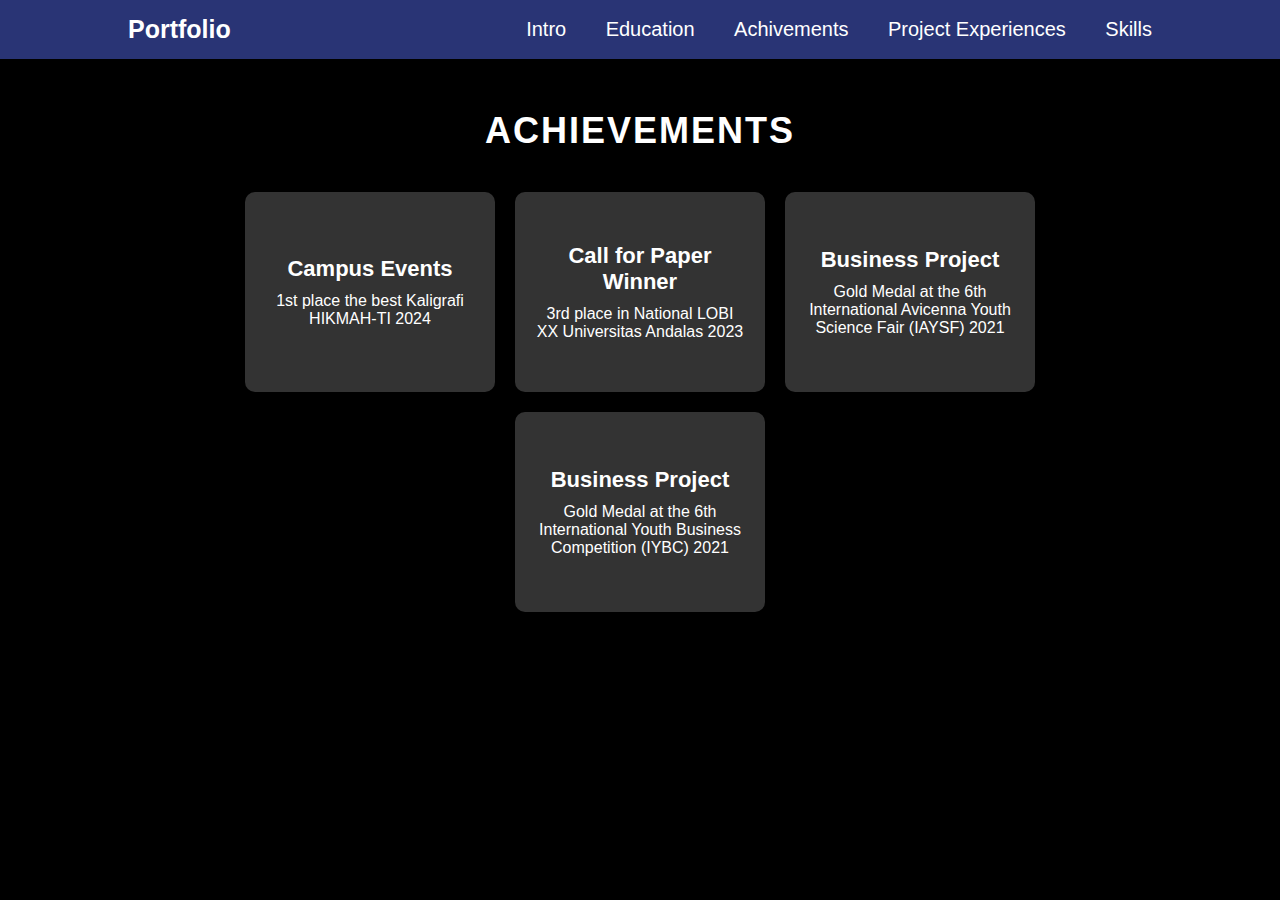
<file: achivement.html>
<!DOCTYPE html>
<html lang="en">
<head>
    <meta charset="UTF-8">
    <meta name="viewport" content="width=device-width, initial-scale=1.0">
    <title>Achivements</title>
    <link rel="stylesheet" href="style.css">
</head>
<body>
    <header class="header">
        <a href="#" class="logo">Portfolio</a>
        <nav class="navbar">
            <a href="index.html">Intro</a>
            <a href="educate.html">Education</a>
            <a href="achivement.html">Achivements</a>
            <a href="project.html">Project Experiences</a>
            <a href="skills.html">Skills</a>
        </nav>
    </header>
    <section class="achievement-section" id="achievement">
        <h2 class="section-title">Achievements</h2>
            <div class="achievement-container">
                <div class="achievement-card">
                    <h3>Campus Events</h3>
                    <p>1st place the best Kaligrafi HIKMAH-TI 2024</p>
                </div>
                <div class="achievement-card">
                    <h3>Call for Paper Winner</h3>
                    <p>3rd place in National LOBI XX Universitas Andalas 2023</p>
                </div>
                <div class="achievement-card">
                    <h3>Business Project</h3>
                    <p>Gold Medal at the 6th International Avicenna Youth Science Fair (IAYSF) 2021</p>
                </div>
                <div class="achievement-card">
                    <h3>Business Project</h3>
                    <p>Gold Medal at the 6th International Youth Business Competition (IYBC) 2021</p>
                </div>
            </div>
    </section>
</body>
</html>
</file>
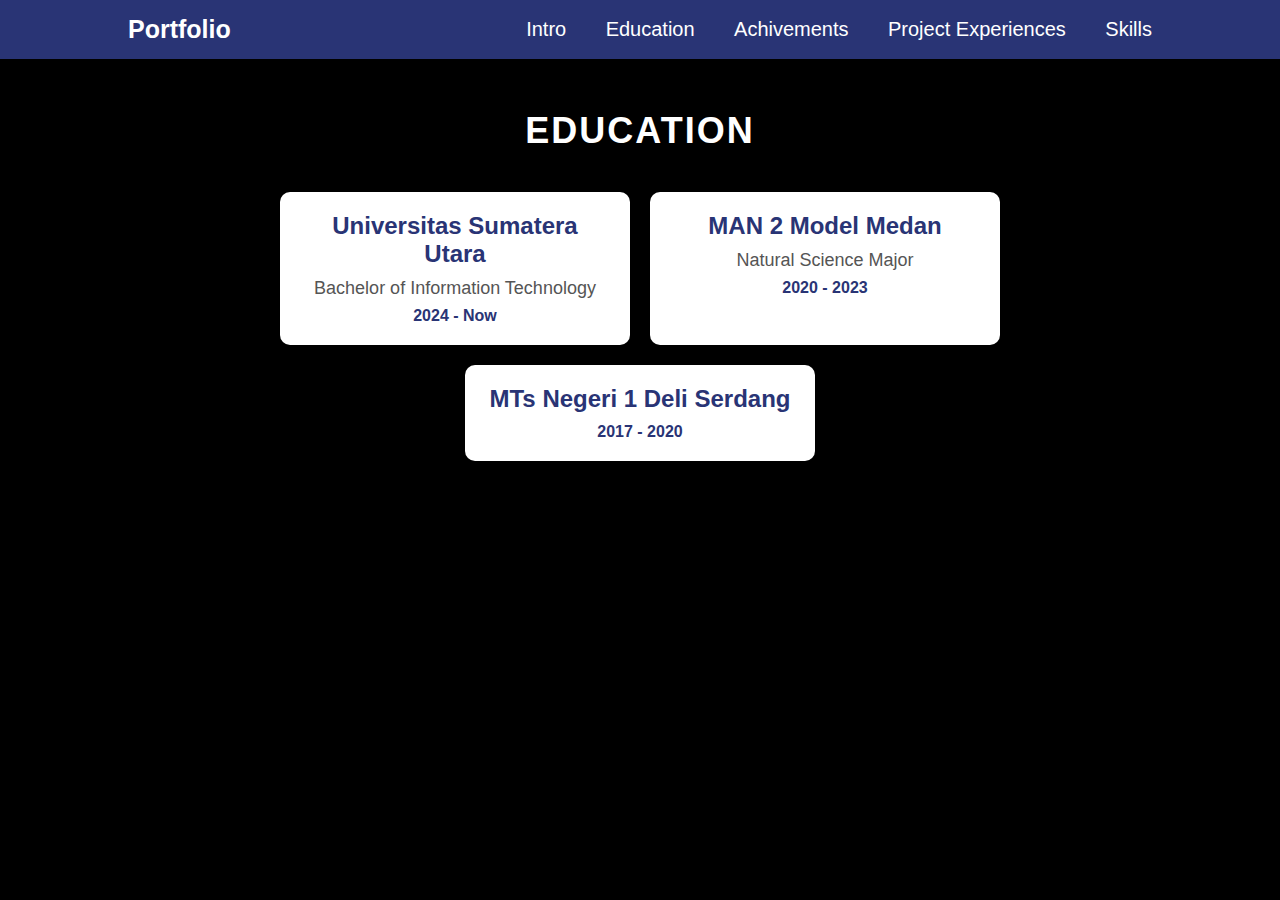
<file: educate.html>
<!DOCTYPE html>
<html lang="en">
<head>
    <meta charset="UTF-8">
    <meta name="viewport" content="width=device-width, initial-scale=1.0">
    <title>Education</title>
    <link rel="stylesheet" href="style.css">
</head>
<body>
    <header class="header">
        <a href="#" class="logo">Portfolio</a>
        <nav class="navbar">
            <a href="index.html">Intro</a>
            <a href="educate.html">Education</a>
            <a href="achivement.html">Achivements</a>
            <a href="project.html">Project Experiences</a>
            <a href="skills.html">Skills</a>
        </nav>
    </header>
    <section class="education-section" id="education">
        <h2 class="section-title">Education</h2>
        <div class="education-container">
            <div class="education-card">
                <h3>Universitas Sumatera Utara</h3>
                <p>Bachelor of Information Technology</p>
                <span>2024 - Now</span>
            </div>
            <div class="education-card">
                <h3>MAN 2 Model Medan</h3>
                <p>Natural Science Major</p>
                <span>2020 - 2023</span>
            </div>
            <div class="education-card">
                <h3>MTs Negeri 1 Deli Serdang</h3>
                <span>2017 - 2020</span>
            </div>
        </div>
    </section>
</body>
</html>
</file>
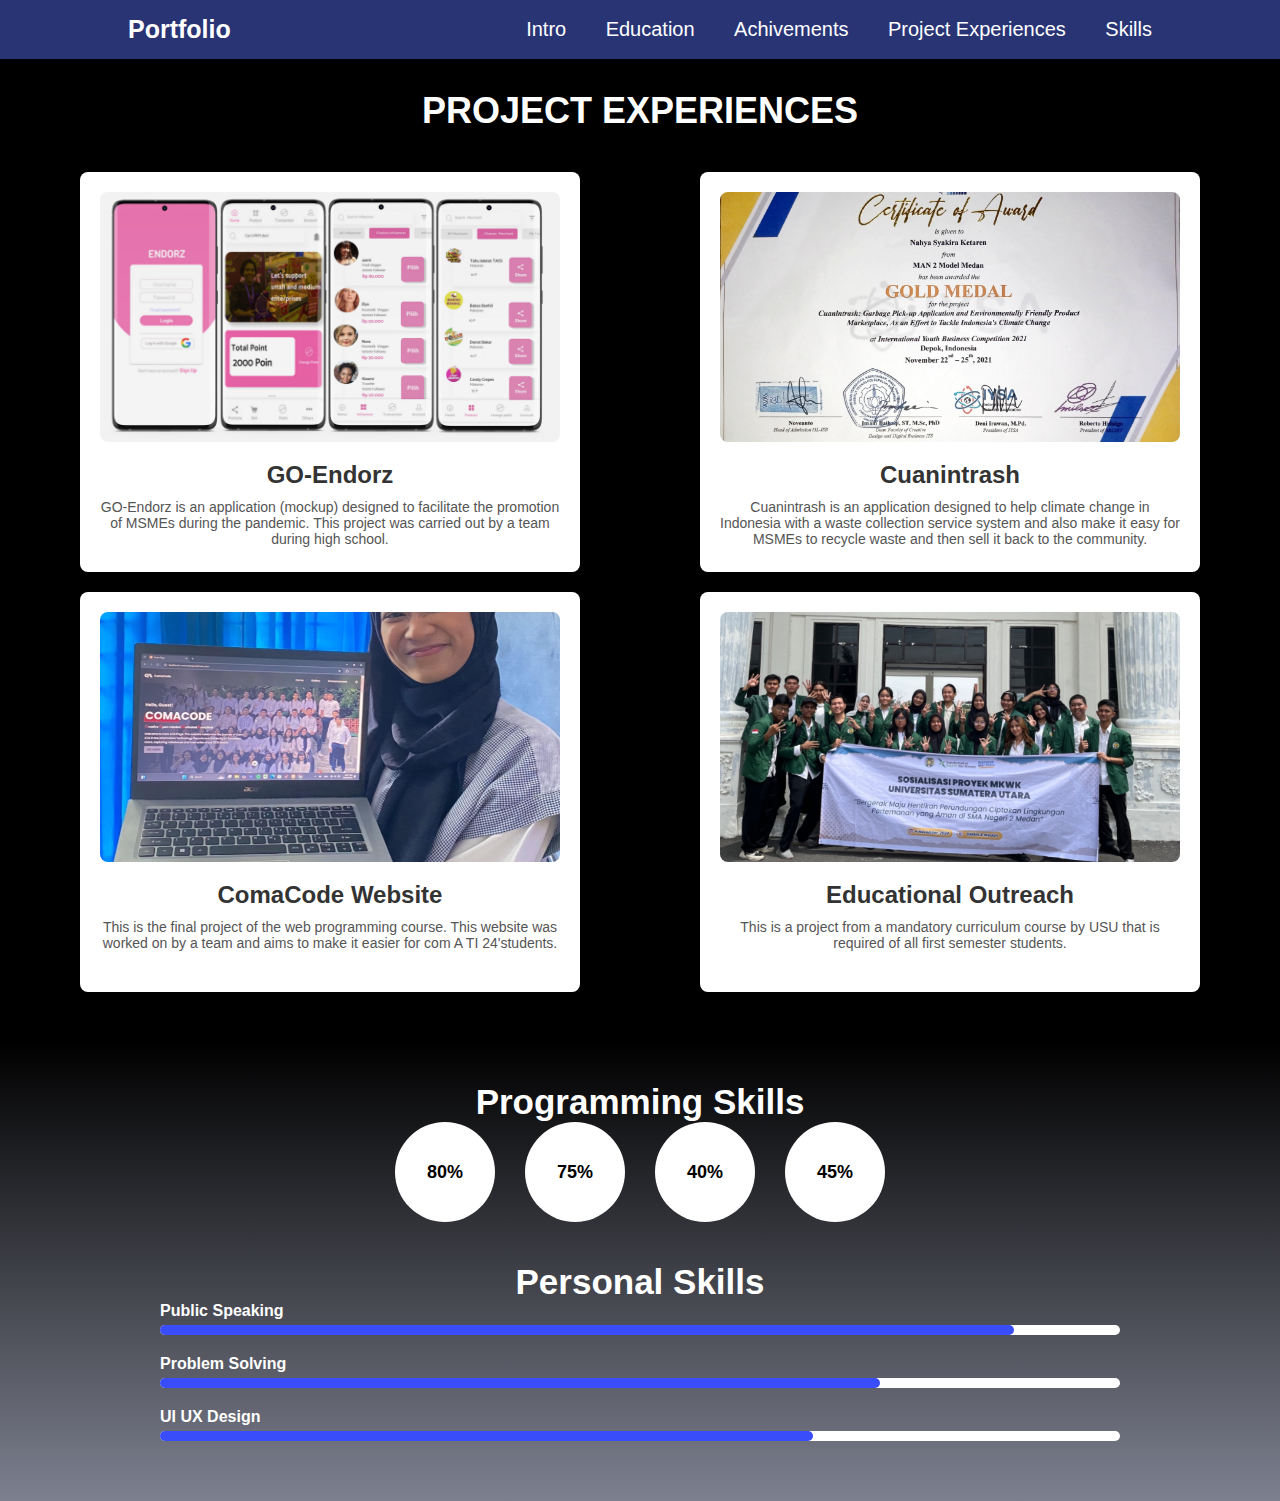
<file: project.html>
<!DOCTYPE html>
<html lang="en">
<head>
    <meta charset="UTF-8">
    <meta name="viewport" content="width=device-width, initial-scale=1.0">
    <title>Project Experience</title>
    <link rel="stylesheet" href="style.css">
</head>
<body>
    <header class="header">
        <a href="#" class="logo">Portfolio</a>
        <nav class="navbar">
            <a href="index.html">Intro</a>
            <a href="educate.html">Education</a>
            <a href="achivement.html">Achivements</a>
            <a href="project.html">Project Experiences</a>
            <a href="skills.html">Skills</a>
        </nav>
    </header>
    <section class="projects">
        <h2>PROJECT EXPERIENCES</h2>
        <div class="project-container">
          <div class="project">
            <img src="image/Go-Endorz.png" alt="Project 1" class="project-image">
            <h3>GO-Endorz</h3>
            <p>GO-Endorz is an application (mockup) designed to facilitate the promotion of MSMEs during the pandemic. This project was carried out by a team during high school.</p>
          </div>
          <div class="project">
            <img src="image/Nahya Syakira Ketaren IYBC 2021 certificate.jpg" alt="Project 2" class="project-image">
            <h3>Cuanintrash</h3>
            <p>Cuanintrash is an application designed to help climate change in Indonesia with a waste collection service system and also make it easy for MSMEs to recycle waste and then sell it back to the community.</p>
          </div>
          <div class="project">
            <img src="image/webcoma.jpg" alt="Project 3" class="project-image">
            <h3>ComaCode Website</h3>
            <p>This is the final project of the web programming course. This website was worked on by a team and aims to make it easier for com A TI 24'students.</p>
          </div>
          <div class="project">
            <img src="image/mkwk.jpg" alt="Project 3" class="project-image">
            <h3>Educational Outreach</h3>
            <p>This is a project from a mandatory curriculum course by USU that is required of all first semester students.</p>
          </div>
        </div>
    </section>
    <section class="skills-section">
        <h2>Programming Skills</h2>
         <!-- Skills Section -->
        <div class="skills-container">
          <!-- Circular Progress -->
          <div class="skill-circle">
            <h3><i class='bx bxl-html5'></i></h3>
            <div class="circle" data-percent="90">
              <span class="percentage">80%</span>
            </div>
          </div>
      
          <div class="skill-circle">
            <h3><i class='bx bxl-css3' ></i></h3>
            <div class="circle" data-percent="80">
              <span class="percentage">75%</span>
            </div>
          </div>
      
          <div class="skill-circle">
            <h3><i class='bx bxl-javascript' ></i></h3>
            <div class="circle" data-percent="75">
              <span class="percentage">40%</span>
            </div>
          </div>
    
          <div class="skill-circle">
            <h3><i class='bx bxl-c-plus-plus' ></i></h3>
            <div class="circle" data-percent="75">
              <span class="percentage">45%</span>
            </div>
          </div>
        </div>
      
        <h2>Personal Skills</h2>
        <!-- Bar Progress -->
        <div class="bar-container">
          <div class="skill-bar">
            <span>Public Speaking</span>
            <div class="bar"><div class="progress" style="width: 89%"></div></div>
          </div>
          <div class="skill-bar">
            <span>Problem Solving</span>
            <div class="bar"><div class="progress" style="width: 75%"></div></div>
          </div>
          <div class="skill-bar">
            <span>UI UX Design</span>
            <div class="bar"><div class="progress" style="width: 68%"></div></div>
          </div>
        </div>
      </section>
</body>
</html>
</file>
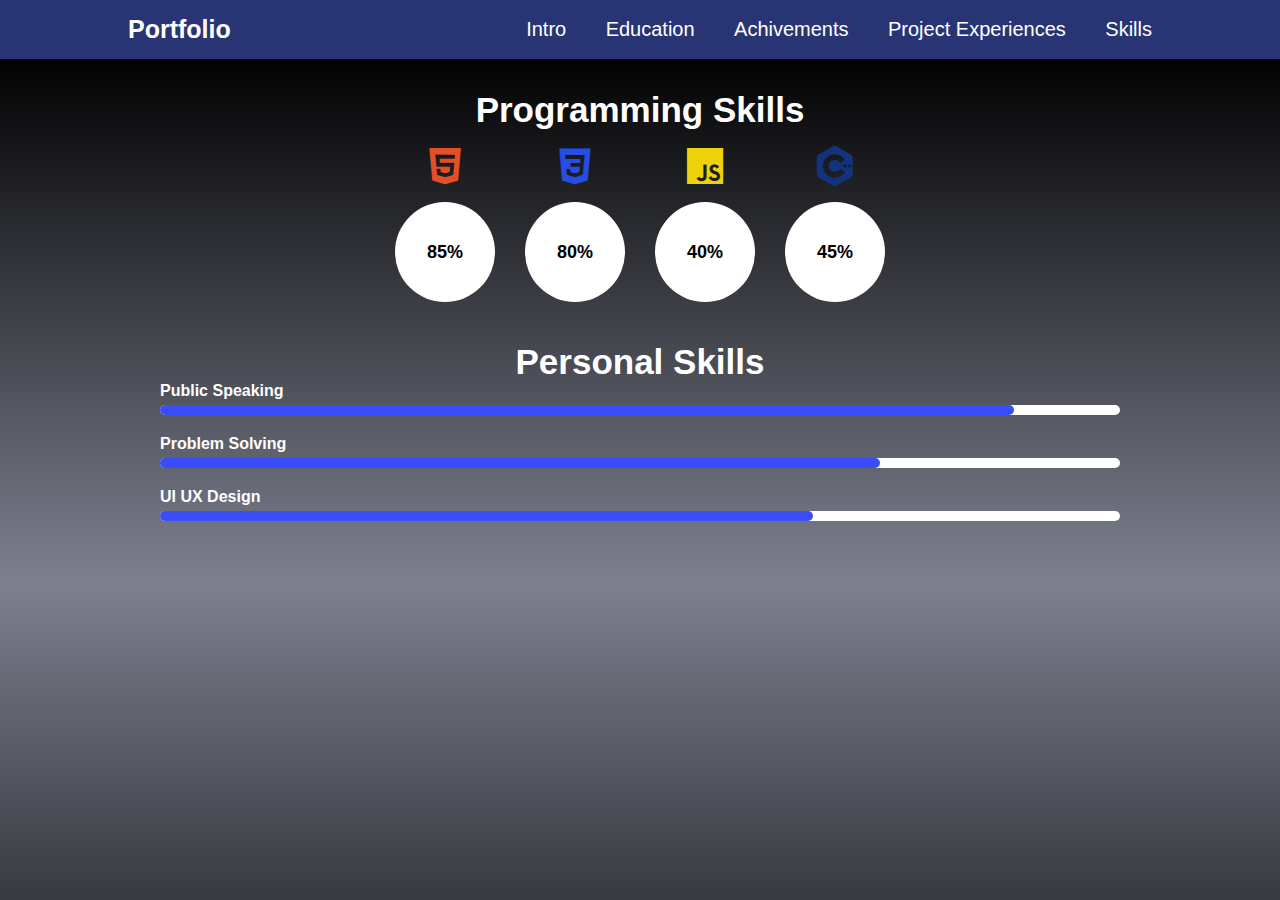
<file: skills.html>
<!DOCTYPE html>
<html lang="en">
<head>
    <meta charset="UTF-8">
    <meta name="viewport" content="width=device-width, initial-scale=1.0">
    <title>Skills</title>
    <link rel="stylesheet" href="style.css">
    <link href='https://unpkg.com/boxicons@2.1.4/css/boxicons.min.css' rel='stylesheet'>
    <style>
        body {
            background: linear-gradient(to top, #000000, #7d808f);
        }
    </style>
</head>
<body>
    <header class="header">
        <a href="#" class="logo">Portfolio</a>
        <nav class="navbar">
            <a href="index.html">Intro</a>
            <a href="educate.html">Education</a>
            <a href="achivement.html">Achivements</a>
            <a href="project.html">Project Experiences</a>
            <a href="skills.html">Skills</a>
        </nav>
    </header>
    <section class="skills-section">
        <h2>Programming Skills</h2>
         <!-- Skills Section -->
        <div class="skills-container">
          <!-- Circular Progress -->
          <div class="skill-circle">
            <h3><i class='bx bxl-html5'></i></h3>
            <div class="circle" data-percent="90">
              <span class="percentage">85%</span>
            </div>
          </div>
      
          <div class="skill-circle">
            <h3><i class='bx bxl-css3' ></i></h3>
            <div class="circle" data-percent="80">
              <span class="percentage">80%</span>
            </div>
          </div>
      
          <div class="skill-circle">
            <h3><i class='bx bxl-javascript' ></i></h3>
            <div class="circle" data-percent="75">
              <span class="percentage">40%</span>
            </div>
          </div>

          <div class="skill-circle">
            <h3><i class='bx bxl-c-plus-plus' ></i></h3>
            <div class="circle" data-percent="75">
              <span class="percentage">45%</span>
            </div>
          </div>
        </div>
      
        <h2>Personal Skills</h2>
        <!-- Bar Progress -->
        <div class="bar-container">
          <div class="skill-bar">
            <span>Public Speaking</span>
            <div class="bar"><div class="progress" style="width: 89%"></div></div>
          </div>
          <div class="skill-bar">
            <span>Problem Solving</span>
            <div class="bar"><div class="progress" style="width: 75%"></div></div>
          </div>
          <div class="skill-bar">
            <span>UI UX Design</span>
            <div class="bar"><div class="progress" style="width: 68%"></div></div>
          </div>
        </div>
      </section>
</body>
</html>
</file>
<file: style.css>
* {
    margin: 0;
    padding: 0;
    box-sizing: border-box;
    font-family: 'poppins' , sans-serif;
    scroll-behavior: smooth;
}

body{
    background-color: #000000;
    padding-top: 50px;
}

.header {
    position: fixed;
    top: 0;
    left: 0;
    width: 100%;
    padding: 15px 10%;
    background-color: #293475;
    display: flex;
    justify-content: space-between;
    align-items: center;
    z-index: 1000;
}

.logo {
    position: relative;
    font-size: 25px;
    color: white;
    text-decoration: none;
    font-weight: 600;
}

.navbar a { 
    display: inline-block;
    font-size: 20px;
    color: white;
    text-decoration: none;
    font-weight: 500;
    margin-left: 35px;
}

.navbar :hover {
    color: #3a4dfa;
}

.intro{
    position: relative;
    width: 100%;
    justify-content: space-between;
    height: 100vh;
    background: linear-gradient(to top, #000000, #343537);
    background-size: cover;
    background-position: center;
    display: flex;
    align-items: center;
    padding: 20px 15% 0;
}

.intro-container {
    max-width: 600px;
}

.intro-container h3 {
    font-size: 32px;
    font-weight: 600;
    color: #cbdeff;
}

.intro-container h3:nth-of-type(2) {
    margin-bottom: 30px;
}

.intro-container h3 span {
    color:#7fe5ff;
}

.intro-container h1 {
    font-size: 50px;
    font-weight: 700;
    margin: -3px 0;
    color: #ffffff;
}

.intro-container p {
    font-size: 18px;
    color: #ffffff;
}

.profile img {
    width: 460px;
    height: 560px;
    margin: 50 auto;
    display: block;
    margin-top: -100px;
}

.social-media a{
    display: inline-flex;
    justify-content: center;
    align-items: center;
    width: 40px;
    height: 40px;
    background: transparent;
    border: 2px solid #fff;
    border-radius: 50%;
    font-size: 20px;
    color: #fff;
    text-decoration: none;
    margin: 30px 15px 30px 0;
}

.social-media a:hover {
    background: #162aac;
    color: #ffffff;
    box-shadow: 0 0 20px #fff;
}

.btn-box {
    display: inline-block; 
    padding: 12px 28px; 
    background-color:#7fe5ff;
    border-radius: 40px;
    font-size: 16px;
    color: black; 
    letter-spacing: 1px; 
    text-decoration: none; 
    font-weight: 600;
    transition: all 0.3s ease-in-out;
}

.btn-box:hover {
    background-color: lightseagreen; 
    transform: scale(1.05);
}

.about-container {
    display: flex;
    align-items: center;
    justify-content: center;
    gap: 20px;
    padding: 50px;
    background-color: #000000;
}
.about-image img {
    width: 400px;
    height: auto;
    margin-top: 15px;
}
.about-text h2 {
    font-size: 28px;

}
.about-text {
    max-width: 600px;
    color: #fff;
    font-size: 18px;
}

.education-section {
    background-color: #000000;
    color: white;
    padding: 60px 10%;
    text-align: center;
}

.section-title {
    font-size: 36px;
    margin-bottom: 40px;
    text-transform: uppercase;
    letter-spacing: 2px;
}

/* Flexbox Container */
.education-container {
    display: flex;
    flex-wrap: wrap;
    justify-content: center;
    gap: 20px;
}

.education-card {
    background: white;
    color: #293475;
    padding: 20px;
    border-radius: 10px;
    box-shadow: 0 5px 15px rgba(0, 0, 0, 0.2);
    text-align: center;
    width: 350px;
    transition: transform 0.3s ease, box-shadow 0.3s ease;
}

.education-card:hover {
    transform: translateY(-5px);
    box-shadow: 0 10px 20px rgba(0, 0, 0, 0.3);
    color: #ac7f16;
}

.education-card h3 {
    font-size: 24px;
    margin-bottom: 10px;
}

.education-card p {
    font-size: 18px;
    margin-bottom: 8px;
    color: #555;
}

.education-card span {
    font-size: 16px;
    font-weight: bold;
}

/* Responsive Design */
@media (max-width: 1024px) {
    .education-container {
        flex-direction: column;
        align-items: center;
    }
}
/* Achievement Section */
.achievement-section {
    background-color: #000000;
    color: white;
    padding: 60px 10%;
    text-align: center;
}

.achievement-container {
    display: flex;
    flex-wrap: wrap;
    justify-content: center;
    gap: 20px;
}

.achievement-card {
    background: rgba(255, 255, 255, 0.2); /* Transparan */
    color: white;
    padding: 20px;
    border-radius: 10px;
    box-shadow: 0 5px 15px rgba(0, 0, 0, 0.2);
    text-align: center;
    width: 250px;
    height: 200px;
    display: flex;
    flex-direction: column;
    justify-content: center;
    transition: background 0.3s ease, transform 0.3s ease, box-shadow 0.3s ease;
}

.achievement-card:hover {
    background: white; /* Solid */
    color: #ac7f16;
    transform: translateY(-5px);
    box-shadow: 0 10px 20px rgba(0, 0, 0, 0.3);
}

.achievement-card h3 {
    font-size: 22px;
    margin-bottom: 10px;
}

.achievement-card p {
    font-size: 16px;
}

/* Responsive Design */
@media (max-width: 1024px) {
    .achievement-container {
        flex-wrap: wrap;
        justify-content: center;
    }
    
    .achievement-card {
        width: 45%;
    }
}

@media (max-width: 768px) {
    .achievement-container {
        flex-direction: column;
        align-items: center;
    }

    .achievement-card {
        width: 80%;
    }
}

.projects {
    padding: 40px 20px;
    text-align: center;
    background-color: #000000;
  }
  
  .projects h2 {
    font-size: 36px;
    margin-bottom: 30px;
    color: #ffffff;
  }
  
  .project-container {
    display: flex;
    justify-content: space-around;
    flex-wrap: wrap;
  }
  
  .project {
    background-color: #fff;
    border-radius: 8px;
    box-shadow: 0 4px 8px rgba(0, 0, 0, 0.1);
    width: 500px;
    height: 400px;
    margin: 10px;
    padding: 20px;
    text-align: center;
    transition: transform 0.3s ease;
  }
  
  .project:hover {
    transform: translateY(-10px);
  }
  
  .project-image {
    width: 100%;
    height: 250px;
    object-fit: cover;
    border-radius: 8px;
  }
  
  .project h3 {
    margin-top: 15px;
    font-size: 24px;
    color: #333;
  }
  
  .project p {
    color: #555;
    font-size: 14px;
    margin-top: 10px;
  }

  .skills-section {
    text-align: center;
    padding: 40px;
    background: linear-gradient(to bottom, #000000, #7d808f);
  }

  .skills-container {
    display: flex;
    justify-content: center;
    gap: 30px;
    margin-bottom: 40px;
  }
  
  .skills-section h2{
    font-size: 35px;
    color: white;
  }

  /* Circular Skill */
  .skill-circle {
    text-align: center;
  }

  .skill-circle h3 i {
    line-height: 1.5;
    font-size: 48px; 
    transition: color 0.3s ease, transform 0.3s ease;
}

.skill-circle:nth-child(1) h3 i { color: #e34f26; } 
.skill-circle:nth-child(2) h3 i { color: #264de4; } 
.skill-circle:nth-child(3) h3 i { color: #eed30b; } 
.skill-circle:nth-child(4) h3 i { color: #12337f; }

/* Hover Effect */
.skill-circle h3 i:hover {
    color: white;
    transform: scale(1.2);
}

  .circle {
    width: 100px;
    height: 100px;
    border-radius: 50%;
    background: conic-gradient(#162aac 0deg, #ffffff 0deg);
    display: flex;
    align-items: center;
    justify-content: center;
    position: relative;
  }
  
  .circle::before {
    content: "";
    width: 80px;
    height: 80px;
    background: white;
    position: absolute;
    border-radius: 50%;
  }
  
  .percentage {
    position: relative;
    font-weight: bold;
    font-size: 18px;
  }
  
  /* Bar Progress */
  .bar-container {
    width: 80%;
    margin: 0 auto;
  }

  .skill-bar {
    margin-bottom: 20px;
    text-align: left;
  }
  
  .skill-bar span {
    font-size: 16px;
    font-weight: bold;
    color: #fff;
  }
  
  .bar {
    width: 100%;
    height: 10px;
    background: #ffffff;
    border-radius: 5px;
    margin-top: 5px;
    position: relative;
  }
  
  .progress {
    height: 100%;
    background:#3a4dfa;
    border-radius: 5px;
    width: 0;
    transition: width 1s ease-in-out;
  }

  /* Footer Styling */
footer {
    background-color: #333;
    color: rgba(255, 255, 255, 0.527);
    padding: 20px;
}

.footer-container {
    display: flex;
    justify-content: space-between;
    align-items: flex-start;
    max-width: 1200px;
    margin: 0 auto;
}

.footer-section {
    width: 45%;
}

.footer-section h3 {
    margin-bottom: 10px;
    font-size: 1.2em;
}

.footer-section p {
    margin: 5px 0;
    font-size: 17px;
    line-height: 1.5;
}

footer p {
    margin-top: 10px;
}

/* Responsive Design */
@media (max-width: 768px) {
    .footer-container {
        flex-direction: column;
        align-items: center;
    }

    .footer-section {
        width: 80%;
        margin-bottom: 15px;
    }
}
</file>
